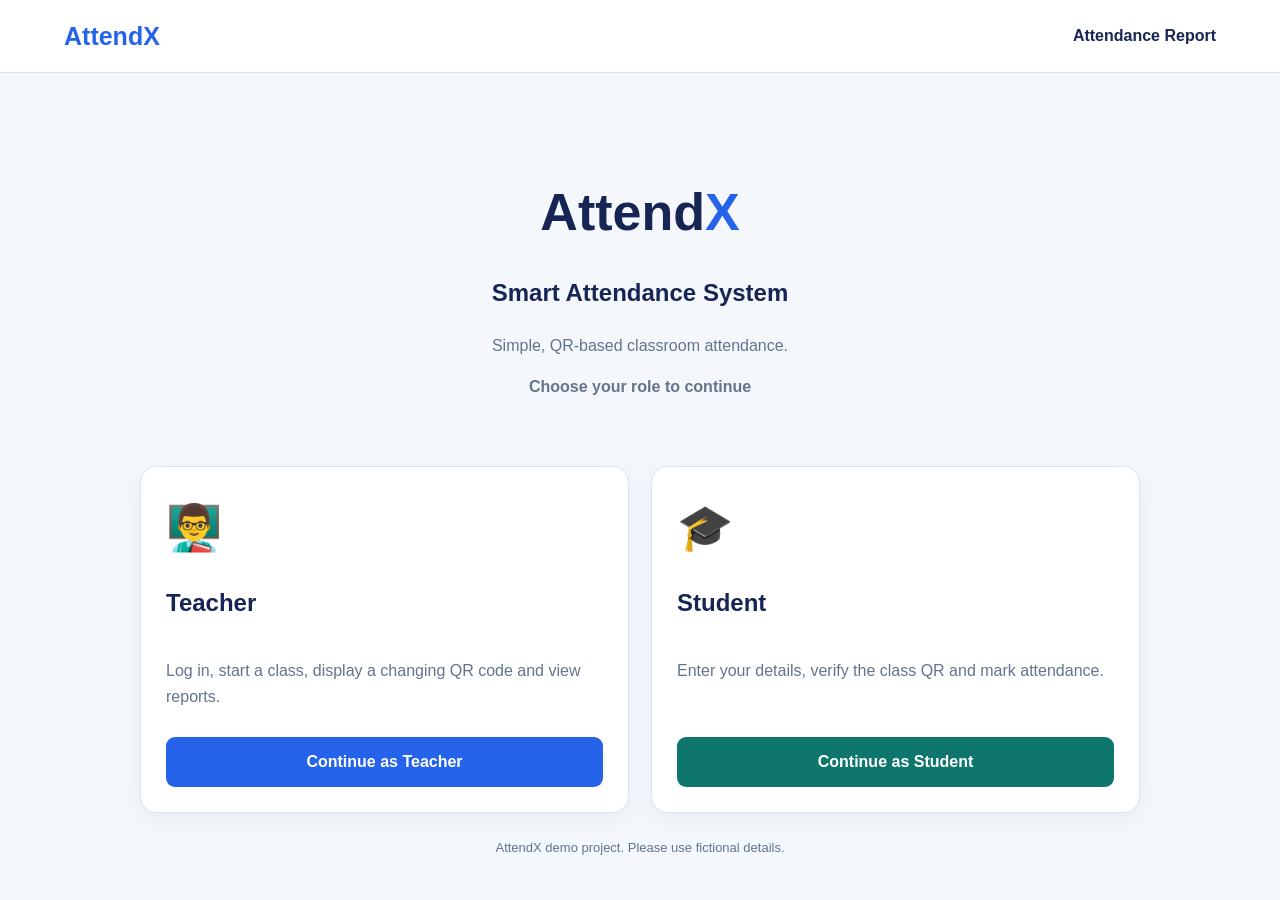
<file: index.html>
<!DOCTYPE html>
<html lang="en">
<head>
  <meta charset="UTF-8">
  <meta name="viewport" content="width=device-width, initial-scale=1.0">
  <title>AttendX | Smart Attendance</title>
  <link rel="stylesheet" href="style.css">
</head>
<body>
  <nav class="navbar">
    <a class="logo" href="index.html">AttendX</a>
    <a class="nav-link" href="report.html">Attendance Report</a>
  </nav>

  <main class="home-page">
    <section class="hero">
      <h1>Attend<span>X</span></h1>
      <h2>Smart Attendance System</h2>
      <p>Simple, QR-based classroom attendance.</p>
      <p><strong>Choose your role to continue</strong></p>
    </section>

    <section class="role-grid">
      <article class="role-card">
        <div class="role-icon">👨‍🏫</div>
        <h2>Teacher</h2>
        <p>Log in, start a class, display a changing QR code and view reports.</p>
        <a href="teacher.html" class="button">Continue as Teacher</a>
      </article>

      <article class="role-card">
        <div class="role-icon">🎓</div>
        <h2>Student</h2>
        <p>Enter your details, verify the class QR and mark attendance.</p>
        <a href="student.html" class="button button-teal">Continue as Student</a>
      </article>
    </section>

    <p class="demo-note">AttendX demo project. Please use fictional details.</p>
  </main>
</body>
</html>
</file>
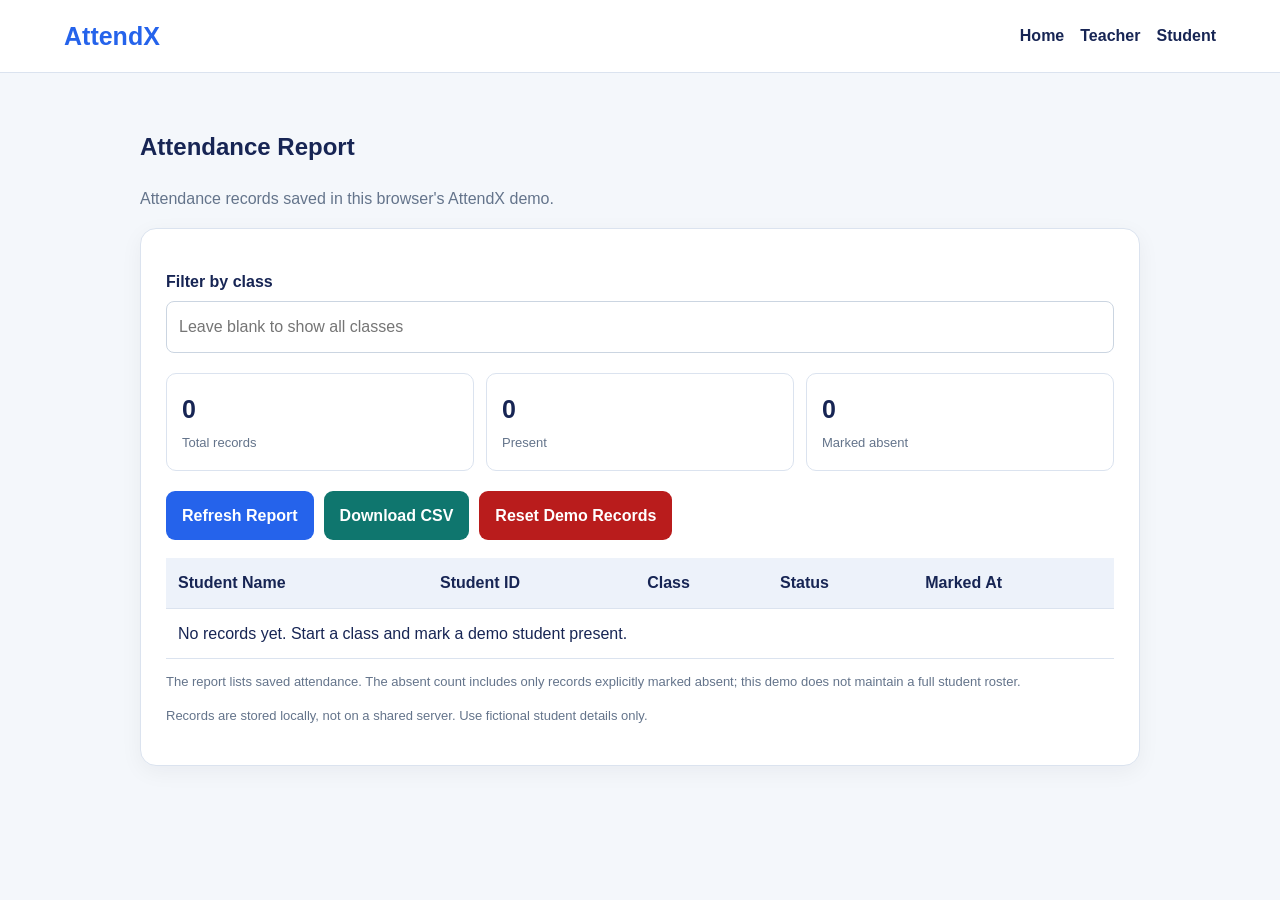
<file: report.html>
<!DOCTYPE html>
<html lang="en">
<head>
  <meta charset="UTF-8">
  <meta name="viewport" content="width=device-width, initial-scale=1.0">
  <title>Attendance Report | AttendX</title>
  <link rel="stylesheet" href="style.css">
</head>
<body>
  <nav class="navbar">
    <a class="logo" href="index.html">AttendX</a>
    <div class="nav-links">
      <a class="nav-link" href="index.html">Home</a>
      <a class="nav-link" href="teacher.html">Teacher</a>
      <a class="nav-link" href="student.html">Student</a>
    </div>
  </nav>

  <main class="page-container">
    <section class="page-heading">
      <h1>Attendance Report</h1>
      <p>Attendance records saved in this browser's AttendX demo.</p>
    </section>

    <section class="card">
      <label for="class-filter">Filter by class</label>
      <input id="class-filter" placeholder="Leave blank to show all classes">

      <div id="metrics" class="metric-grid"></div>

      <div class="button-row">
        <button id="refresh">Refresh Report</button>
        <button id="download" class="button-teal">Download CSV</button>
        <button id="reset" class="button-danger">Reset Demo Records</button>
      </div>

      <div class="table-wrap">
        <table>
          <thead>
            <tr>
              <th>Student Name</th>
              <th>Student ID</th>
              <th>Class</th>
              <th>Status</th>
              <th>Marked At</th>
            </tr>
          </thead>
          <tbody id="report-body"></tbody>
        </table>
      </div>

      <p class="note">The report lists saved attendance. The absent count includes only records explicitly marked absent; this demo does not maintain a full student roster.</p>
      <p class="note">Records are stored locally, not on a shared server. Use fictional student details only.</p>
    </section>
  </main>

  <script>
    const RECORDS_KEY = "attendx_attendance";
    const filterInput = document.getElementById("class-filter");
    const reportBody = document.getElementById("report-body");
    const metrics = document.getElementById("metrics");

    function readRecords() {
      try { return JSON.parse(localStorage.getItem(RECORDS_KEY) || "[]"); }
      catch { return []; }
    }

    function filteredRecords() {
      const filter = filterInput.value.trim().toLowerCase();
      return readRecords().filter(r =>
        !filter || String(r.className || "").toLowerCase().includes(filter)
      );
    }

    function renderReport() {
      const records = filteredRecords();
      const present = records.filter(r => r.status === "Present").length;
      const absent = records.filter(r => r.status === "Absent").length;

      metrics.innerHTML =
        '<div class="metric"><strong>' + records.length + '</strong><span>Total records</span></div>' +
        '<div class="metric"><strong>' + present + '</strong><span>Present</span></div>' +
        '<div class="metric"><strong>' + absent + '</strong><span>Marked absent</span></div>';

      reportBody.innerHTML = "";

      if (!records.length) {
        reportBody.innerHTML = '<tr><td colspan="5">No records yet. Start a class and mark a demo student present.</td></tr>';
        return;
      }

      records.forEach(r => {
        const row = document.createElement("tr");
        [r.studentName, r.studentId, r.className, r.status, r.markedAt].forEach((value, index) => {
          const cell = document.createElement("td");
          cell.textContent = value || "";
          if (index === 3) {
            cell.className = r.status === "Present" ? "present" : "absent";
          }
          row.appendChild(cell);
        });
        reportBody.appendChild(row);
      });
    }

    document.getElementById("refresh").addEventListener("click", renderReport);
    filterInput.addEventListener("input", renderReport);
    window.addEventListener("storage", renderReport);

    document.getElementById("download").addEventListener("click", function() {
      const rows = [
        ["Student Name", "Student ID", "Class", "Status", "Marked At"],
        ...filteredRecords().map(r => [
          r.studentName, r.studentId, r.className, r.status, r.markedAt
        ])
      ];

      const csv = rows.map(row => row.map(value =>
        '"' + String(value ?? "").replace(/"/g, '""') + '"'
      ).join(",")).join("\r\n");

      const blob = new Blob(["\uFEFF" + csv], {
        type: "text/csv;charset=utf-8;"
      });
      const url = URL.createObjectURL(blob);
      const link = document.createElement("a");
      link.href = url;
      link.download = "AttendX_Attendance_Report.csv";
      document.body.appendChild(link);
      link.click();
      link.remove();
      URL.revokeObjectURL(url);
    });

    document.getElementById("reset").addEventListener("click", function() {
      if (confirm("Delete all saved AttendX demo attendance records?")) {
        localStorage.removeItem(RECORDS_KEY);
        renderReport();
      }
    });

    renderReport();
  </script>
</body>
</html>
</file>
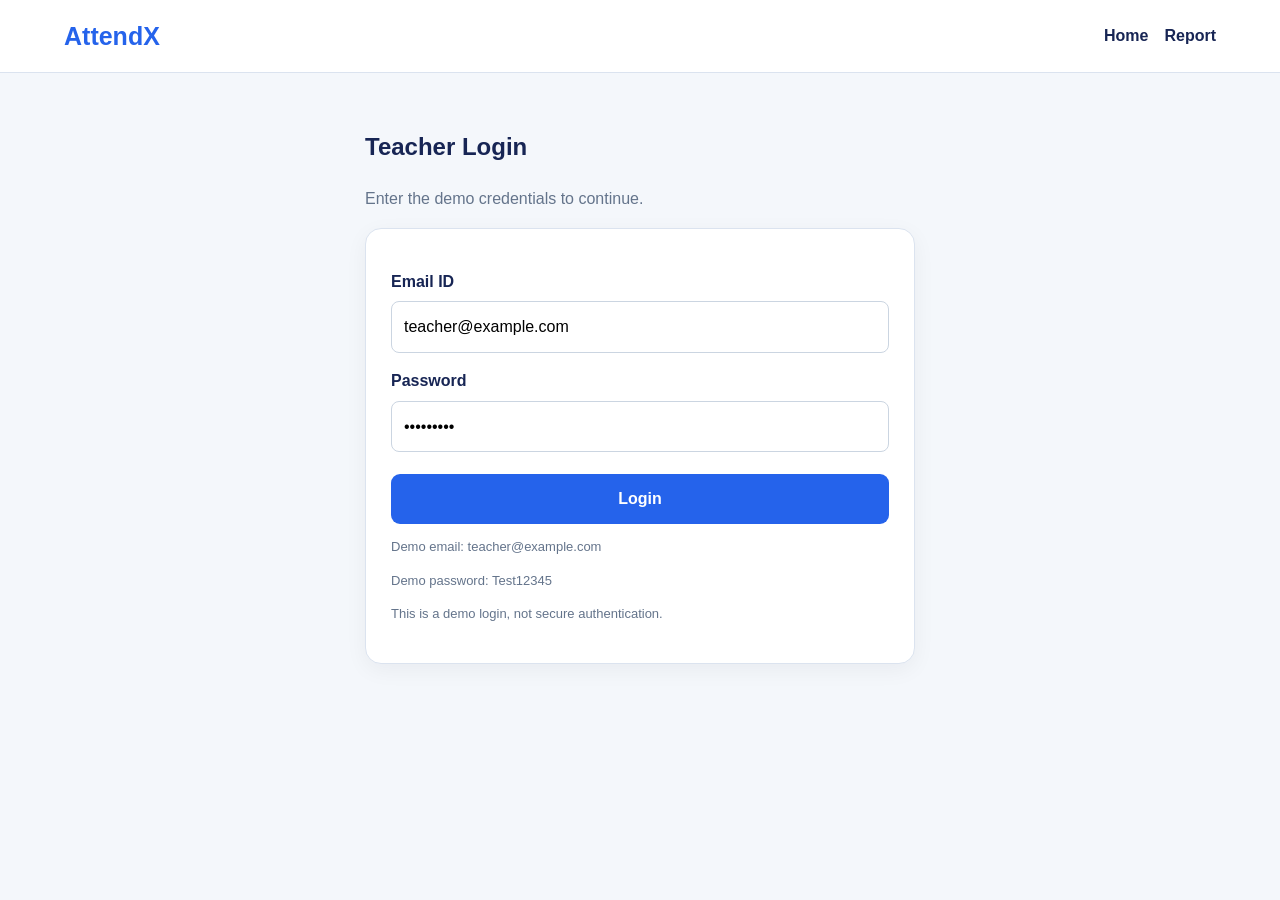
<file: teacher.html>
<!DOCTYPE html>
<html lang="en">
<head>
  <meta charset="UTF-8">
  <meta name="viewport" content="width=device-width, initial-scale=1.0">
  <title>Teacher Login | AttendX</title>
  <link rel="stylesheet" href="style.css">
</head>
<body>
  <nav class="navbar">
    <a class="logo" href="index.html">AttendX</a>
    <div class="nav-links">
      <a class="nav-link" href="index.html">Home</a>
      <a class="nav-link" href="report.html">Report</a>
    </div>
  </nav>

  <main class="page-container" style="max-width:550px">
    <section class="page-heading">
      <h1>Teacher Login</h1>
      <p>Enter the demo credentials to continue.</p>
    </section>

    <section class="card">
      <form id="login-form">
        <label for="email">Email ID</label>
        <input id="email" type="email"
          value="teacher@example.com" required>

        <label for="password">Password</label>
        <input id="password" type="password"
          value="Test12345" required>

        <button type="submit" style="width:100%;margin-top:22px">
          Login
        </button>
      </form>

      <div id="message" hidden role="status"></div>
      <p class="note">Demo email: teacher@example.com</p>
      <p class="note">Demo password: Test12345</p>
      <p class="note">This is a demo login, not secure authentication.</p>
    </section>
  </main>

  <script>
    document.getElementById("login-form").addEventListener("submit", function(event) {
      event.preventDefault();

      const email = document.getElementById("email").value.trim();
      const password = document.getElementById("password").value;
      const message = document.getElementById("message");

      if (email === "teacher@example.com" && password === "Test12345") {
        sessionStorage.setItem("attendx_demo_teacher", "yes");
        window.location.href = "dashboard.html";
      } else {
        message.hidden = false;
        message.className = "status-message status-error";
        message.textContent = "Incorrect details. Use the demo email and password shown below.";
      }
    });
  </script>
</body>
</html>
</file>
<file: style.css>
* { box-sizing: border-box; }

:root {
  --blue: #2563eb;
  --dark-blue: #1e40af;
  --teal: #0f766e;
  --ink: #172554;
  --muted: #64748b;
  --line: #dbe3ef;
  --background: #f4f7fb;
}

body {
  margin: 0;
  font-family: Arial, sans-serif;
  color: var(--ink);
  background: var(--background);
  line-height: 1.6;
}

.navbar {
  display: flex;
  justify-content: space-between;
  align-items: center;
  flex-wrap: wrap;
  gap: 14px;
  padding: 16px 5%;
  background: white;
  border-bottom: 1px solid var(--line);
}

.logo {
  color: var(--blue);
  font-size: 25px;
  font-weight: bold;
  text-decoration: none;
}

.nav-links {
  display: flex;
  gap: 16px;
  flex-wrap: wrap;
}

.nav-link {
  text-decoration: none;
  color: var(--ink);
  font-weight: bold;
}

.home-page, .page-container {
  width: min(1000px, 92%);
  margin: auto;
}

.page-container {
  padding-top: 35px;
  padding-bottom: 50px;
}

.hero {
  text-align: center;
  padding: 55px 10px 25px;
}

.hero h1 {
  font-size: clamp(35px, 6vw, 52px);
  margin-bottom: 10px;
}

.hero h1 span { color: var(--blue); }

.hero p, .page-heading p {
  color: var(--muted);
}

.role-grid, .two-column {
  display: grid;
  grid-template-columns: repeat(2, minmax(0, 1fr));
  gap: 22px;
  margin: 25px 0;
}

.role-card, .card {
  background: white;
  padding: 25px;
  border: 1px solid var(--line);
  border-radius: 16px;
  box-shadow: 0 6px 22px rgba(15, 23, 42, .05);
}

.role-card {
  display: flex;
  flex-direction: column;
}

.role-card p { color: var(--muted); flex: 1; }
.role-icon { font-size: 45px; }

.button, button {
  display: inline-flex;
  justify-content: center;
  align-items: center;
  gap: 8px;
  padding: 12px 16px;
  min-height: 44px;
  border: none;
  border-radius: 9px;
  background: var(--blue);
  color: white;
  font: inherit;
  font-weight: bold;
  text-decoration: none;
  cursor: pointer;
}

.button:hover, button:hover { background: var(--dark-blue); }
.button-teal { background: var(--teal); }
.button-secondary { background: #e2e8f0; color: var(--ink); }
.button-danger { background: #b91c1c; }
.button:disabled, button:disabled { opacity: .5; cursor: not-allowed; }
.role-card .button { width: 100%; margin-top: 12px; }

label {
  display: block;
  margin: 15px 0 7px;
  font-weight: bold;
}

input, textarea {
  width: 100%;
  padding: 12px;
  border: 1px solid #cbd5e1;
  border-radius: 8px;
  font: inherit;
  background: white;
}

.button-row {
  display: flex;
  flex-wrap: wrap;
  gap: 10px;
  margin-top: 18px;
}

.note, .demo-note { color: var(--muted); font-size: 13px; }
.demo-note, .center { text-align: center; }

.status-message {
  margin-top: 16px;
  padding: 12px;
  border-radius: 9px;
}
.status-success { background: #dcfce7; color: #166534; }
.status-error { background: #fee2e2; color: #991b1b; }
.status-info { background: #eaf2ff; color: #1e40af; }

.session-badge {
  display: inline-block;
  padding: 5px 10px;
  border-radius: 20px;
  background: #e2e8f0;
  font-size: 13px;
}
.session-badge.active { background: #dcfce7; color: #166534; }

#qrcode {
  display: flex;
  justify-content: center;
  align-items: center;
  min-height: 220px;
  margin: 18px auto;
}
#qrcode img, #qrcode canvas { max-width: 100%; }

.metric-grid {
  display: grid;
  grid-template-columns: repeat(3, minmax(0, 1fr));
  gap: 12px;
  margin: 20px 0;
}

.metric {
  background: white;
  border: 1px solid var(--line);
  border-radius: 10px;
  padding: 15px;
}
.metric strong { display: block; font-size: 25px; }
.metric span { color: var(--muted); font-size: 13px; }

.table-wrap { overflow-x: auto; }
table {
  width: 100%;
  border-collapse: collapse;
  margin-top: 18px;
  background: white;
}
th, td {
  padding: 12px;
  text-align: left;
  border-bottom: 1px solid var(--line);
}
th { background: #edf2fa; }
.present { color: #166534; font-weight: bold; }
.absent { color: #b91c1c; font-weight: bold; }

#camera {
  display: block;
  width: 100%;
  max-width: 450px;
  margin-top: 15px;
  background: #0f172a;
  border-radius: 12px;
}
#camera[hidden] { display: none; }

@media (max-width: 650px) {
  .role-grid, .two-column, .metric-grid { grid-template-columns: 1fr; }
  .role-card, .card { padding: 20px; }
}
</file>
